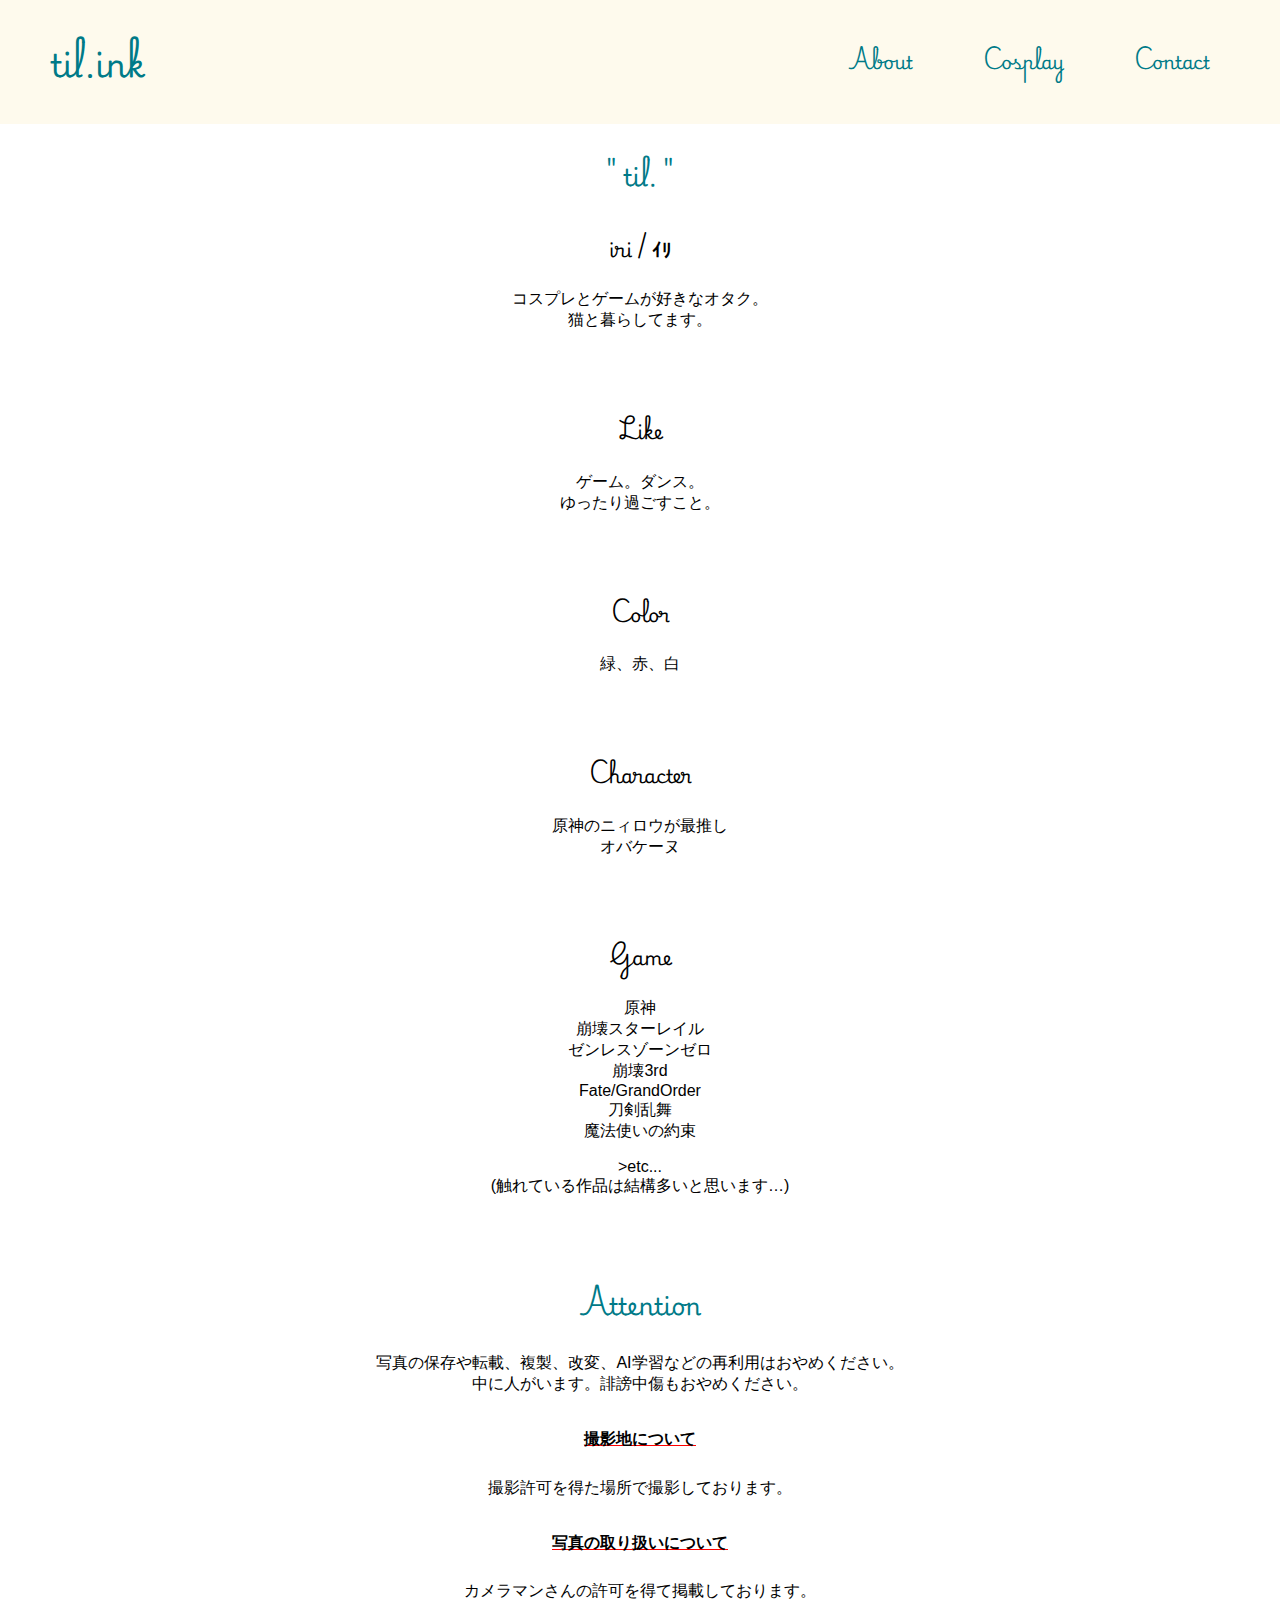
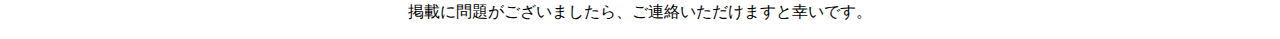
<file: til.ink/about.html>
<!DOCTYPE html>
<html>
<head>
    <meta charset="UTF-8">
    <title>til.ink</title>
    <link rel="stylesheet" href="style.css">
	<link rel="preconnect" href="https://fonts.googleapis.com">
	<link rel="preconnect" href="https://fonts.gstatic.com" crossorigin>
	<link href="https://fonts.googleapis.com/css2?family=Josefin+Sans:ital,wght@0,100..700;1,100..700&family=Playwrite+VN:wght@300&display=swap" rel="stylesheet">
</head>

<body>
<!-- header -->
<header>
    <h1 id="header-logo">
        <a href="index.html">til.ink</a>
    </h1>
    <nav id="nav-pc">
        <ul>
            <li><a href="about.html">About</a></li>
            <li><a href="cosplay.html">Cosplay</a></li>
            <li><a href="contact.html">Contact</a></li>
        </ul>
    </nav>
</header>

<main>
    <section class="center">
    <h2 class="font-color">" til. "</h2>
    <h3>iri  / ｲﾘ</h3>
    <div class="word">
        <p>コスプレとゲームが好きなオタク。<br>猫と暮らしてます。</p>
    <br>
    <h3>Like</h3>
        <p>ゲーム。ダンス。<br>ゆったり過ごすこと。</p>
    <br>
    <h3>Color</h3>
        <p>緑、赤、白</p>
    <br>   
    <h3>Character</h3>
        <p>原神のニィロウが最推し<br>オバケーヌ</p> 
    <br>
    <h3>Game</h3>
        <p>原神<br>崩壊スターレイル<br>ゼンレスゾーンゼロ<br>崩壊3rd<br>Fate/GrandOrder<br>刀剣乱舞<br>魔法使いの約束</p>

        <p>>etc...<br>(触れている作品は結構多いと思います…)</p>
    <br>
 
    <h2 class="font-color">Attention</h2>
        <p>写真の保存や転載、複製、改変、AI学習などの再利用はおやめください。<br>中に人がいます。誹謗中傷もおやめください。</p>

        <h4 class="photoattention">撮影地について</h4>
        <p>撮影許可を得た場所で撮影しております。</p>

        <h4 class="photoattention">写真の取り扱いについて</h4>
        <p>カメラマンさんの許可を得て掲載しております。<br>掲載に問題がございましたら、ご連絡いただけますと幸いです。</p>
    </div>
</main>

</body>

</html>
</file>
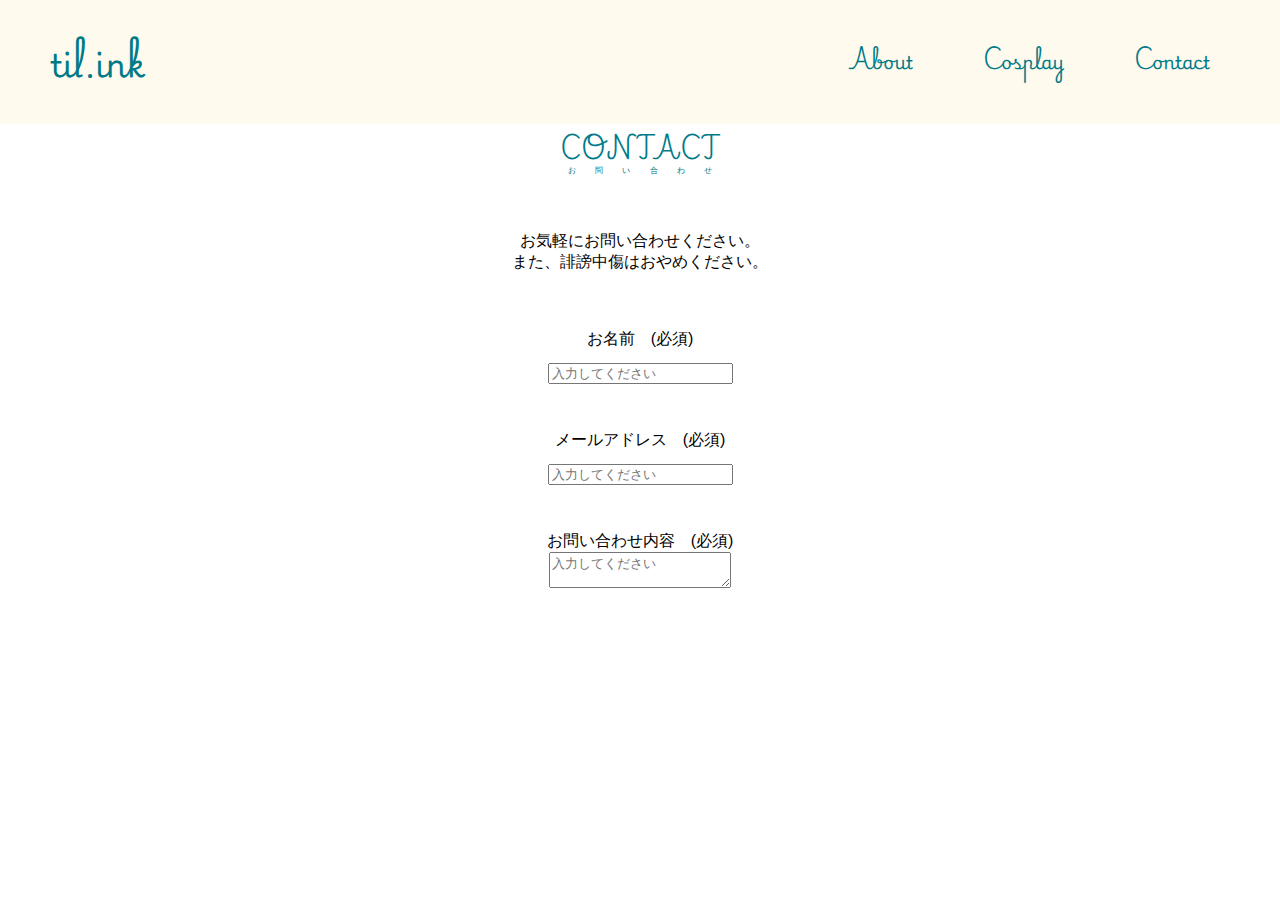
<file: til.ink/contact.html>
<!DOCTYPE html>
<html lang="ja">
    <head>
        <meta charset="UTF-8">
        <title>til.ink</title>
        <link rel="stylesheet" href="style.css">
        <link rel="preconnect" href="https://fonts.googleapis.com">
        <link rel="preconnect" href="https://fonts.gstatic.com" crossorigin>
        <link href="https://fonts.googleapis.com/css2?family=Josefin+Sans:ital,wght@0,100..700;1,100..700&family=Playwrite+VN:wght@300&display=swap" rel="stylesheet">    
    </head>

<body  class="nonscroll">
<!-- header -->
    <header>
    <h1 id="header-logo">
    <a href="index.html">til.ink</a>
    </h1>
   <nav id="nav-pc">
        <ul>
            <li><a href="about.html">About</a></li>
            <li><a href="cosplay.html">Cosplay</a></li>
            <li><a href="contact.html">Contact</a></li>
        </ul>
    </nav>
</header>   

<main>
    <section class="center">
         <ruby class="class-logo">
            <rb>CONTACT</rb>
            <rp>（</rp><rt>お問い合わせ</rt><rp>）</rp>
        </ruby>

        <div class="word">
        <br>
        <p>お気軽にお問い合わせください。<br>また、誹謗中傷はおやめください。</p>
        <br>
        </div>
        <form>
            <div>
                <div class="contact-heading">
                    <label class="contact-label">お名前<span class="contact-span">　(必須)</span></label>
                </div>
                <div>
                    <input type="text" name="name" placeholder="入力してください" class="contact-textbox">
                </div>
                <br>
            </div>
            <div>
                <div class="contact-heading">
                    <label class="contact-label">メールアドレス<span class="contact-span">　(必須)</span></label>
                </div>
                <div>
                    <input type="text" name="email" placeholder="入力してください" class="contact-textbox">
                </div>
                <br>
            </div>
            <div>
                <div class="contact-heading">
                    <label class="contact-label">お問い合わせ内容<span class="contact-span">　(必須)</span></label>
                </div>
                <div>
                    <textarea class="contact-textarea" placeholder="入力してください" name="message"></textarea>
                </div>
                <br>
            </div>
        </form>
    </section>
</main>

</body>
</file>
<file: til.ink/style.css>
body {
    margin: 0 auto 0 auto;
    font-family: "Playwrite VN","Hiragino Kaku Gothic ProN", Meiryo, Arial, sans-serif;
  }

.nonscroll {
    overflow: hidden;
}

.font-color {
    color: #007a88;
}   

.center {
    text-align: center;
}

/*--------------------------------
ヘッダー
---------------------------------*/
header {
    display: flex;
    justify-content: space-between;
    background-color: #FEFAED;
  }
  
#nav-pc {
    font-size: 18px;
}

#nav-pc ul {
    display: flex;
    padding-left: 0px;
    margin-right: 50px;
}

#nav-pc li {
    list-style: none;
    margin: 20px;
}

/* ナビゲーションのリンクの装飾設定 */
#header-logo a {
    text-decoration: none;
    margin-left: 50px;
    margin-bottom: 0;
    color: #007a88;
}

#nav-pc a {
    text-decoration: none;
    margin-left: 30px;
    color: #007a88;
}

#nav-pc a:hover {
    text-decoration: underline;
}

/*--------------------------------
main
---------------------------------*/
.mainvisual {
    background-image: url("images/ayaka1.jpg");
    background-position: center center;
    background-repeat: no-repeat;
    background-size: cover;
    height: 100vh;
    opacity: 0.5;
}

/*--------------------------------
about
---------------------------------*/
.word p{
    font-family: "Hiragino Kaku Gothic ProN", Meiryo, Arial, sans-serif;
}

.photoattention {
        text-decoration: underline;
        text-decoration-color:#FF0000;
}

/*--------------------------------
contact
---------------------------------*/
.class-logo {
    color: #007a88;
    ruby-position: under;
}

.class-logo rb {
    font-size: 20px;
}

.contact-heading {
    font-family: "Hiragino Kaku Gothic ProN", Meiryo, Arial, sans-serif;
}
</file>
